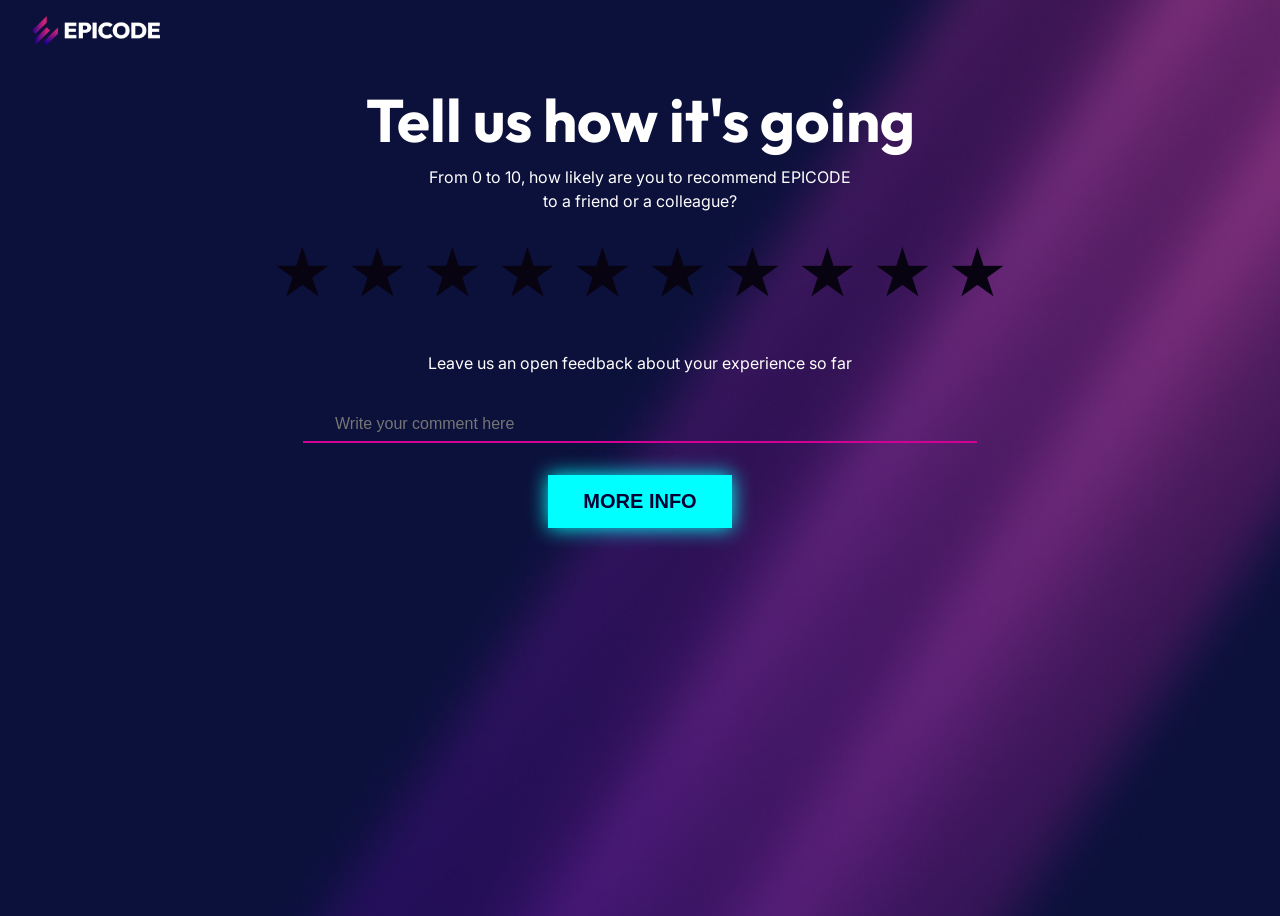
<file: feedback.html>
<!doctype html>
<html lang="en">
  <head>
    <meta charset="UTF-8" />
    <meta name="viewport" content="width=device-width, initial-scale=1.0" />
    <link
      rel="icon"
      type="image/x-icon"
      href="./assets/images/Poké_Ball_icon.svg.png"
    />
    <title>Build Week 1 Team 5</title>
    <link rel="stylesheet" href="./assets/reset.css" />
    <link rel="stylesheet" href="./assets/normalize.css" />
    <link rel="stylesheet" href="./assets/feedback.css" />
  </head>
  <body>
    <header id="logo">
      <a href="welcome.html"
        ><img src="./assets/images/epicode_logo.png" alt="Logo"
      /></a>
    </header>
    <main>
      <section id="firstSection">
        <h1 id="title">Tell us how it's going</h1>
        <p id="text">
          From 0 to 10, how likely are you to recommend EPICODE<br />
          to a friend or a colleague?
        </p>
      </section>
      <section id="secondSection">
        <div class="rating-container" id="rating">
          <span class="star" data-value="1">&#9733;</span>
          <span class="star" data-value="2">&#9733;</span>
          <span class="star" data-value="3">&#9733;</span>
          <span class="star" data-value="4">&#9733;</span>
          <span class="star" data-value="5">&#9733;</span>
          <span class="star" data-value="6">&#9733;</span>
          <span class="star" data-value="7">&#9733;</span>
          <span class="star" data-value="8">&#9733;</span>
          <span class="star" data-value="9">&#9733;</span>
          <span class="star" data-value="10">&#9733;</span>
        </div>
      </section>
      <section id="thirdSection">
        <p id="secondText">
          Leave us an open feedback about your experience so far
        </p>
        <form>
          <label>
            <input
              id="comment"
              type="text"
              placeholder="Write your comment here"
            />
          </label>
          <button id="btn" type="submit">MORE INFO</button>
        </form>
      </section>
    </main>
    <script src="./scripts/feedback.js"></script>
  </body>
</html>
</file>
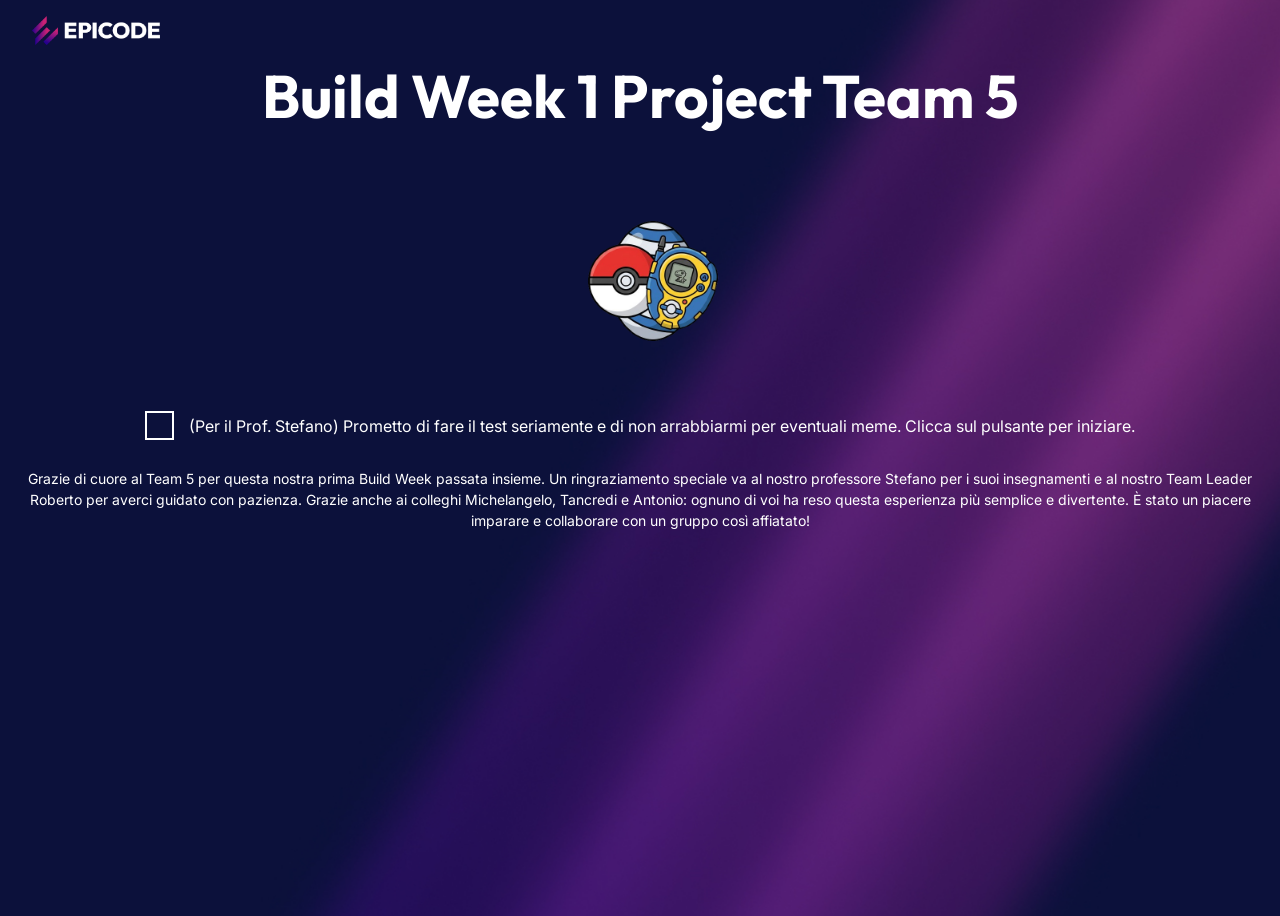
<file: firstpage.html>
<!doctype html>
<html lang="en">
  <head>
    <meta charset="UTF-8" />
    <meta name="viewport" content="width=device-width, initial-scale=1.0" />
    <link rel="stylesheet" href="./assets/reset.css" />
    <link rel="stylesheet" href="./assets/normalize.css" />
    <link rel="stylesheet" href="./assets/firstpage.css" />
    <link
      rel="icon"
      type="image/x-icon"
      href="./assets/images/Poké_Ball_icon.svg.png"
    />
    <title>Build Week 1 Team 5</title>
  </head>
  <body>
    <header>
      <img src="./assets/images/epicode_logo.png" alt="epicode_logo" />
      <h1>Build Week 1 Project Team 5</h1>
    </header>
    <main id="container-function">
      <div>
        <button id="btn" class="img-btn">
          <img src="./assets/images/first page image.png" alt="go next" />
        </button>

        <div id="checkbox-base">
          <div id="alert-checkbox" class="alert-hidden">
            <span class="attention">!</span>
            Accepts the rulese and click on pokeball and digivice
          </div>

          <label class="checkbox-container">
            <input type="checkbox" id="check" />
            <span id="check-ready"></span>
          </label>
          <span id="accepts-rules"
            >(Per il Prof. Stefano) Prometto di fare il test seriamente e di non
            arrabbiarmi per eventuali meme. Clicca sul pulsante per
            iniziare.</span
          >
        </div>
      </div>
    </main>
    <footer>
      <p>
        Grazie di cuore al Team 5 per questa nostra prima Build Week passata
        insieme. Un ringraziamento speciale va al nostro professore Stefano per
        i suoi insegnamenti e al nostro Team Leader Roberto per averci guidato
        con pazienza. Grazie anche ai colleghi Michelangelo, Tancredi e Antonio:
        ognuno di voi ha reso questa esperienza più semplice e divertente. È
        stato un piacere imparare e collaborare con un gruppo così affiatato!
      </p>
    </footer>
    <script src="./scripts/firstpage.js"></script>
  </body>
</html>
</file>
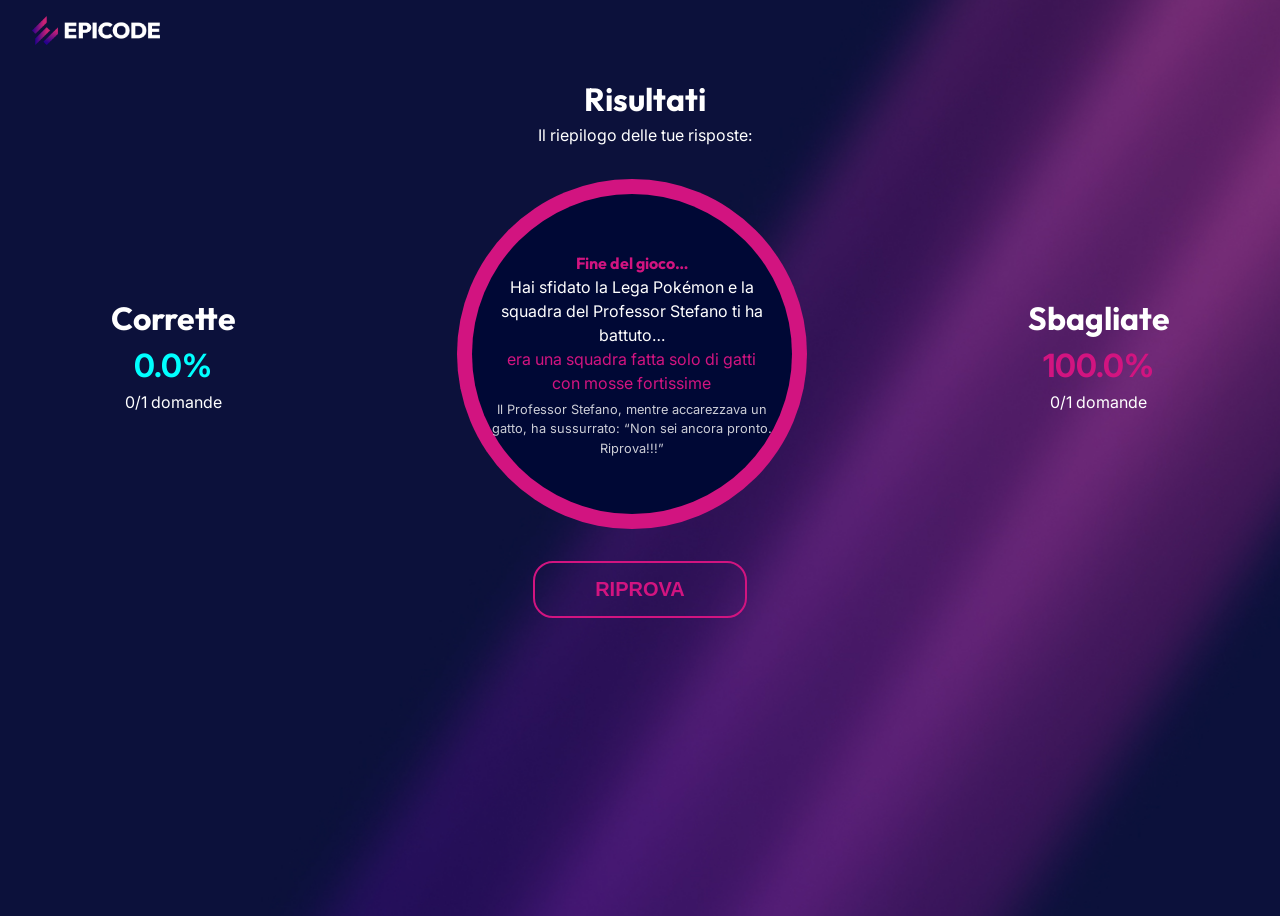
<file: results.html>
<!doctype html>
<html lang="en">
  <head>
    <meta charset="UTF-8" />
    <meta name="viewport" content="width=device-width, initial-scale=1.0" />
    <link rel="stylesheet" href="./assets/reset.css" />
    <link rel="stylesheet" href="./assets/normalize.css" />
    <link rel="stylesheet" href="./assets/results.css" />
    <link
      rel="icon"
      type="image/x-icon"
      href="./assets/images/Poké_Ball_icon.svg.png"
    />
    <title>Build Week 1 Team 5</title>
  </head>
  <body>
    <header>
      <a href="welcome.html"
        ><img id="logo" src="./assets/images/epicode_logo.png" alt="logo-page"
      /></a>
    </header>
    <main>
      <div class="top-section">
        <div id="title-page">
          <h2>Results</h2>
          <p>The summary of your answers:</p>
        </div>
        <div id="results-group">
          <div id="correct-left">
            <h2>Correct</h2>
            <div class="percentage cyan-text" id="correct-percent">0%</div>
            <p id="correct-count">0/0 questions</p>
          </div>
          <div id="center-results">
            <div class="donut-chart" id="donut-chart">
              <div class="chart-center"></div>
            </div>
          </div>
          <div id="wrong-right">
            <h2 class="wrong-title">Wrong</h2>
            <div class="percentage magenta-text" id="wrong-percent">0%</div>
            <p id="wrong-count">0/0 questions</p>
          </div>
        </div>
        <div id="position-btn">
          <button id="rate-us" type="submit">RATE US</button>
        </div>
      </div>
      <div id="results-answer">
        <ul class="results-questions"></ul>
      </div>
    </main>
    <footer></footer>
    <script src="./scripts/results.js"></script>
  </body>
</html>
</file>
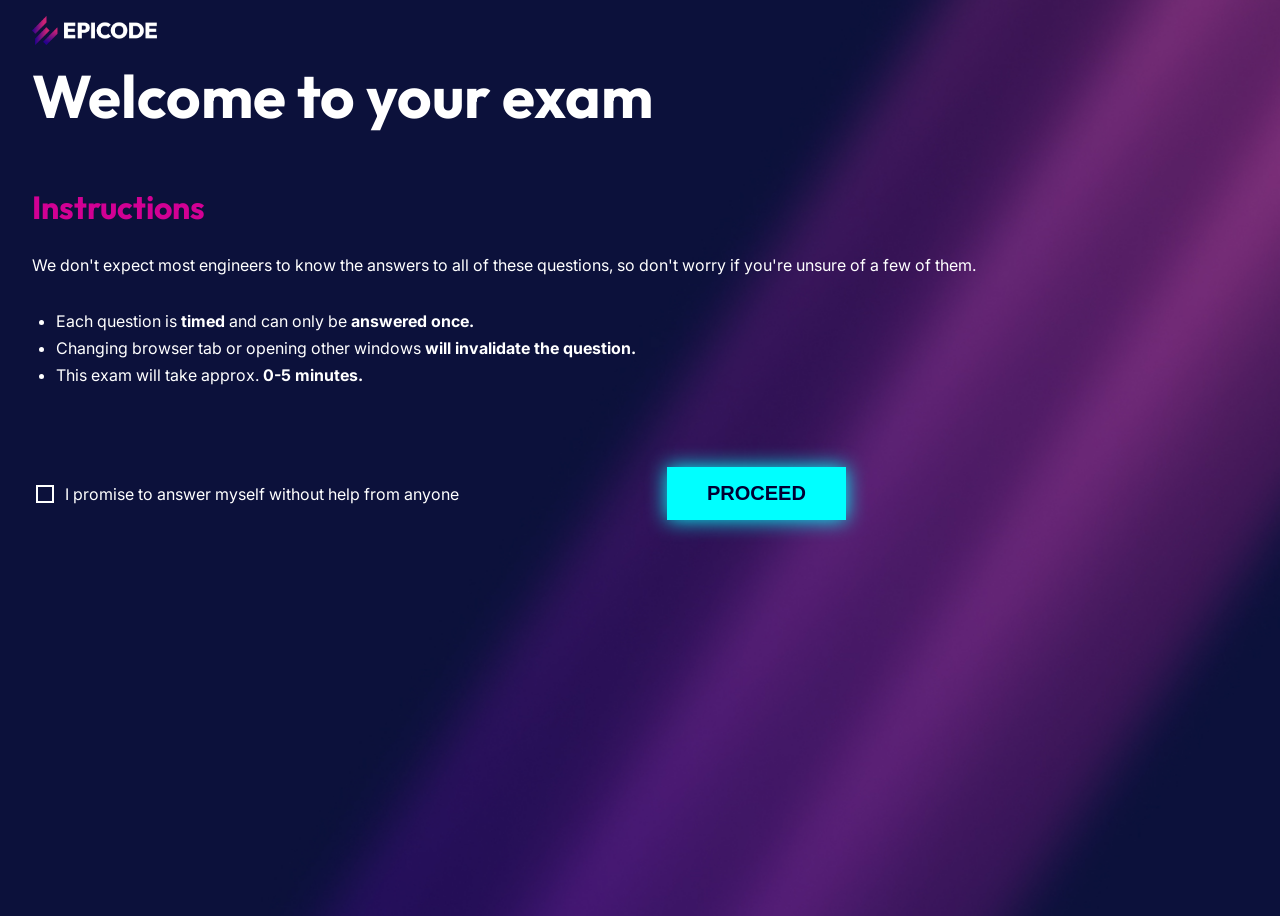
<file: welcome.html>
<!doctype html>
<html lang="en">
  <head>
    <meta charset="UTF-8" />
    <meta name="viewport" content="width=device-width, initial-scale=1.0" />
    <link
      rel="icon"
      type="image/x-icon"
      href="./assets/images/Poké_Ball_icon.svg.png"
    />
    <link rel="stylesheet" href="./assets/reset.css" />
    <link rel="stylesheet" href="./assets/normalize.css" />
    <link rel="stylesheet" href="./assets/welcome.css" />
    <title>Build Week 1 Team 5</title>
  </head>
  <body>
    <header>
      <!-- in header abbiamo h1, e logo -->
      <img src="./assets/images/epicode_logo.png" alt="Logo Epicode" />
      <h1>Welcome to your exam</h1>
    </header>
    <main>
      <!-- in main istruzione e ul -->
      <section>
        <h2>Instructions</h2>
        <p>
          We don't expect most engineers to know the answers to all of these
          questions, so don't worry if you're unsure of a few of them.
        </p>
      </section>
      <section>
        <ul>
          <li>
            Each question is <strong>timed </strong>and can only be
            <strong>answered once.</strong>
          </li>
          <li>
            Changing browser tab or opening other windows
            <strong>will invalidate the question.</strong>
          </li>
          <li>This exam will take approx. <strong>0-5 minutes.</strong></li>
        </ul>
      </section>
    </main>
    <footer>
      <!-- in footer checkbox e bottone per iniziare il quiz -->
      <form action="" id="footer-form">
        <input id="checkbox" type="checkbox" required />
        <label for="checkbox"
          >I promise to answer myself without help from anyone
        </label>
        <button type="submit" id="button-proceed">PROCEED</button>
      </form>
    </footer>
    <script src="./scripts/welcome.js"></script>
  </body>
</html>
</file>
<file: assets/feedback.css>
img {
  width: 10%;
  margin-left: 2em;
}

#text {
  margin-bottom: 1em;
}

label {
  display: block;
  margin-bottom: 2em;
}

button {
  background-color: #00ffff;
  border: none;
  color: #000033;
  font-weight: bold;
  cursor: pointer;
  box-shadow: 0px 0px 20px #00ffff;
  padding: 15px 35px;
  font-size: 20px;
}

div {
  display: inline-block;
  margin-bottom: 2em;
}

#secondText {
  margin-bottom: 2em;
}

#comment {
  border: none;
  border-bottom: 2px solid#d20094;
  width: 50%;
  height: 2em;
  font-size: 16px;
  color: white;
  background-color: transparent;
  padding-left: 2em;
  outline: none;
}

.star {
  font-size: 60px;
  cursor: pointer;
  color: #080311;
  margin: 0 5px;
}

.active,
.star:hover {
  color: #a0ffff;
}

button:active {
  border-color: #00ff00;
  box-shadow: 0px 0px 10px #00ff00;
}
</file>
<file: assets/firstpage.css>
img {
  width: 10%;
  margin-left: 2em;
}

h1 {
  text-align: center;
}

footer p {
  font-size: 14px;
  padding: 0.8em;
}

/* CSS START  */
#container-function {
  position: relative;
  display: flex;
  justify-content: center;
  align-items: center;
  width: 100%;
  margin-top: 40px;
}

#container-function > div {
  display: flex;
  flex-direction: column;
  align-items: center;
  gap: 30px; /* Aumentato lo spazio tra immagine e checkbox */
  margin-bottom: 1em;
}

/* Btn */
.img-btn {
  background: none;
  border: none;
  cursor: pointer;
  padding: 0;
  transition: transform 0.4s cubic-bezier(0.175, 0.885, 0.32, 1.275);
}

.img-btn img {
  width: 200px;
  display: block;
}

.btn-expand {
  transform: scale(1.25);
  filter: drop-shadow(0 0 20px rgba(0, 255, 255, 0.8));
}

/* --- Checkbox and alert --- */
#checkbox-base {
  position: relative;
  display: flex;
  align-items: center;
  justify-content: center;
  gap: 15px;
}

/* --- alert design --- */
#alert-checkbox {
  background-color: white;
  color: #000;
  padding: 10px 15px;
  border-radius: 4px;
  box-shadow: 0 4px 12px rgba(0, 0, 0, 0.5);
  border: 1px solid #ccc;
  font-size: 14px;

  /* Position on checkbox */
  position: absolute;
  z-index: 100;
  bottom: 140%;
  left: -10px;

  display: none;
  align-items: center;
  width: max-content;
}

#alert-checkbox.alert-visible {
  display: flex;
}

/* Point on checkbox */
#alert-checkbox::after {
  content: "";
  position: absolute;
  bottom: -10px;
  left: 15px;
  border-left: 10px solid transparent;
  border-right: 10px solid transparent;
  border-top: 10px solid white;
}

.attention {
  background-color: #ff9800;
  color: white;
  font-weight: bold;
  padding: 2px 8px;
  border-radius: 2px;
  margin-right: 10px;
  display: inline-block;
}

/* Spunta custom */
.checkbox-container {
  display: flex;
  align-items: center;
  cursor: pointer;
}

#check {
  display: none;
}

#check-ready {
  position: relative;
  display: block;
  height: 25px;
  width: 25px;
  border: 2px solid white;
  overflow: hidden;
  flex-shrink: 0;
}

/* Effetto Riempimento Ciano */
#check-ready:after {
  content: "";
  position: absolute;
  width: 160%;
  height: 160%;
  background: cyan;
  top: 100%;
  left: -160%;
  transition: all 0.4s ease-out;
}

/* Spunta ✔ */
#check-ready:before {
  content: "✔";
  position: absolute;
  left: 4px;
  top: -2px;
  color: black;
  font-size: 20px;
  opacity: 0;
  z-index: 2;
  transition: opacity 0.2s 0.4s;
}

#check:checked ~ #check-ready:after {
  top: -30%;
  left: -30%;
}

#check:checked ~ #check-ready:before {
  opacity: 1;
}

#accepts-rules {
  color: white;
  font-size: 1rem;
  white-space: nowrap;
}

.rain-drop {
  position: fixed;
  top: -60px;
  z-index: 9999;
  pointer-events: none;
  width: 60px;
  animation-name: fallAnimation;
  animation-timing-function: linear;
}

@keyframes fallAnimation {
  0% {
    top: -60px;
    transform: rotate(0deg);
  }
  100% {
    top: 110vh;
    transform: rotate(360deg);
  }
}
</file>
<file: assets/results.css>
h2 {
  color: white;
}
img {
  margin-left: 2em;
}
@property --percent {
  syntax: "<percentage>";
  inherits: false;
  initial-value: 0%;
}

#title-page {
  margin-bottom: 2em;
  margin-left: 0.6em;
}

#logo {
  width: 10%;
}

#results-group {
  margin-bottom: 2em;
  display: flex;
  justify-content: space-around;
  align-items: center;
}

/* Chart Animation */
.donut-chart {
  width: 350px;
  height: 350px;
  border-radius: 50%;
  background: conic-gradient(
    #d21480 0% var(--percent),
    #00ffff var(--percent) 100%
  );
  display: flex;
  justify-content: center;
  align-items: center;
  transition: --percent 1s ease-out;
}

.chart-center {
  width: 280px;
  height: 280px;
  background-color: #000835;
  border-radius: 50%;
  display: flex;
  flex-direction: column;
  justify-content: center;
  align-items: center;
  padding: 20px;
  text-align: center;
}

.result-container {
  display: flex;
  align-items: center;
  gap: 50px;
  text-align: center;
}

.percentage {
  font-size: 32px;
  font-weight: bold;
}

.cyan-text {
  color: #00ffff;
}
.magenta-text {
  color: #d21480;
}

.small-text {
  font-size: 0.8rem;
  opacity: 0.8;
  margin-top: 5px;
}

/* Btn */
button {
  border: 2px solid white;
  color: white;
  font-weight: bold;
  cursor: pointer;
  background-color: transparent;
  padding: 15px 60px;
  font-size: 20px;
  border-radius: 1em;
  transition: 0.3s;
  margin-bottom: 1em;
}

button:active {
  border-color: #00ff00;
  box-shadow: 0px 0px 10px #00ff00;
}

#results-answer {
  display: none;
  opacity: 0;
  transition: opacity 0.8s ease-in-out;
  padding: 20px;
  width: 100%;
  max-width: 800px;
  margin-left: auto;
  margin-right: auto;
}

#results-answer.show-results {
  display: block;
  opacity: 1;
}

#results-answer h3 {
  margin-bottom: 30px;
  letter-spacing: 2px;
  text-shadow: 0 0 10px rgba(255, 255, 255, 0.5);
}

.results-questions {
  list-style: none;
  padding: 0;
  margin: 0;
}

.results-questions li {
  background: rgba(255, 255, 255, 0.03);
  border: 1px solid rgba(255, 255, 255, 0.1);
  border-radius: 15px;
  padding: 20px;
  margin-bottom: 0.5em;
  box-shadow: 0 8px 32px 0 rgba(0, 0, 0, 0.37);
  backdrop-filter: blur(4px);
  -webkit-backdrop-filter: blur(4px);
  transition:
    transform 0.3s ease,
    box-shadow 0.3s ease,
    border-color 0.3s ease;
}
.results-questions li:hover {
  transform: translateY(-5px);
  background: rgba(255, 255, 255, 0.05);
  box-shadow: 0 12px 40px 0 rgba(0, 0, 0, 0.5);
  border-color: rgba(255, 255, 255, 0.2);
}

.summary-item .question-text {
  margin-bottom: 1em;
}

.results-questions li hr {
  display: none;
}
</file>
<file: assets/welcome.css>
body {
  text-align: left;
  margin-left: 2em;
}

p {
  margin-bottom: 2em;
}

h1 {
  margin-bottom: 0.7em;
}

h2 {
  margin-bottom: 0.7em;
}

img {
  width: 10%;
}

ul {
  list-style-type: disc;
  padding-left: 1.5em;
  margin-bottom: 5em;
}

li {
  margin-bottom: 0.2em;
}

button {
  background-color: #00ffff;
  border: none;
  color: #000033;
  font-weight: bold;
  cursor: pointer;
  box-shadow: 0px 0px 20px #00ffff;
  padding: 15px 40px;
  font-size: 20px;
  margin-left: 10em;
}

/*Segno di spunta (la "V") */
input[type="checkbox"] {
  appearance: none;
  -webkit-appearance: none;
  width: 18px;
  height: 18px;
  border: 2px solid white;
  background-color: transparent;
  cursor: pointer;
  position: relative;
  flex-shrink: 0;
}

/*Creiamo la "V" */
input[type="checkbox"]:checked::after {
  content: "✔";
  color: #000033;
  font-size: 10px;
  position: absolute;
  top: 50%;
  left: 50%;
  transform: translate(-50%, -50%);
}

input[type="checkbox"]:checked {
  background-color: #00ffff;
}

form {
  display: flex;
  align-items: center;
  text-align: right;
  gap: 0.5em;
  justify-content: flex-start;
}

footer {
  padding: auto 2px;
}

button:active {
  border-color: #00ff00;
  box-shadow: 0px 0px 10px #00ff00;
}
</file>
